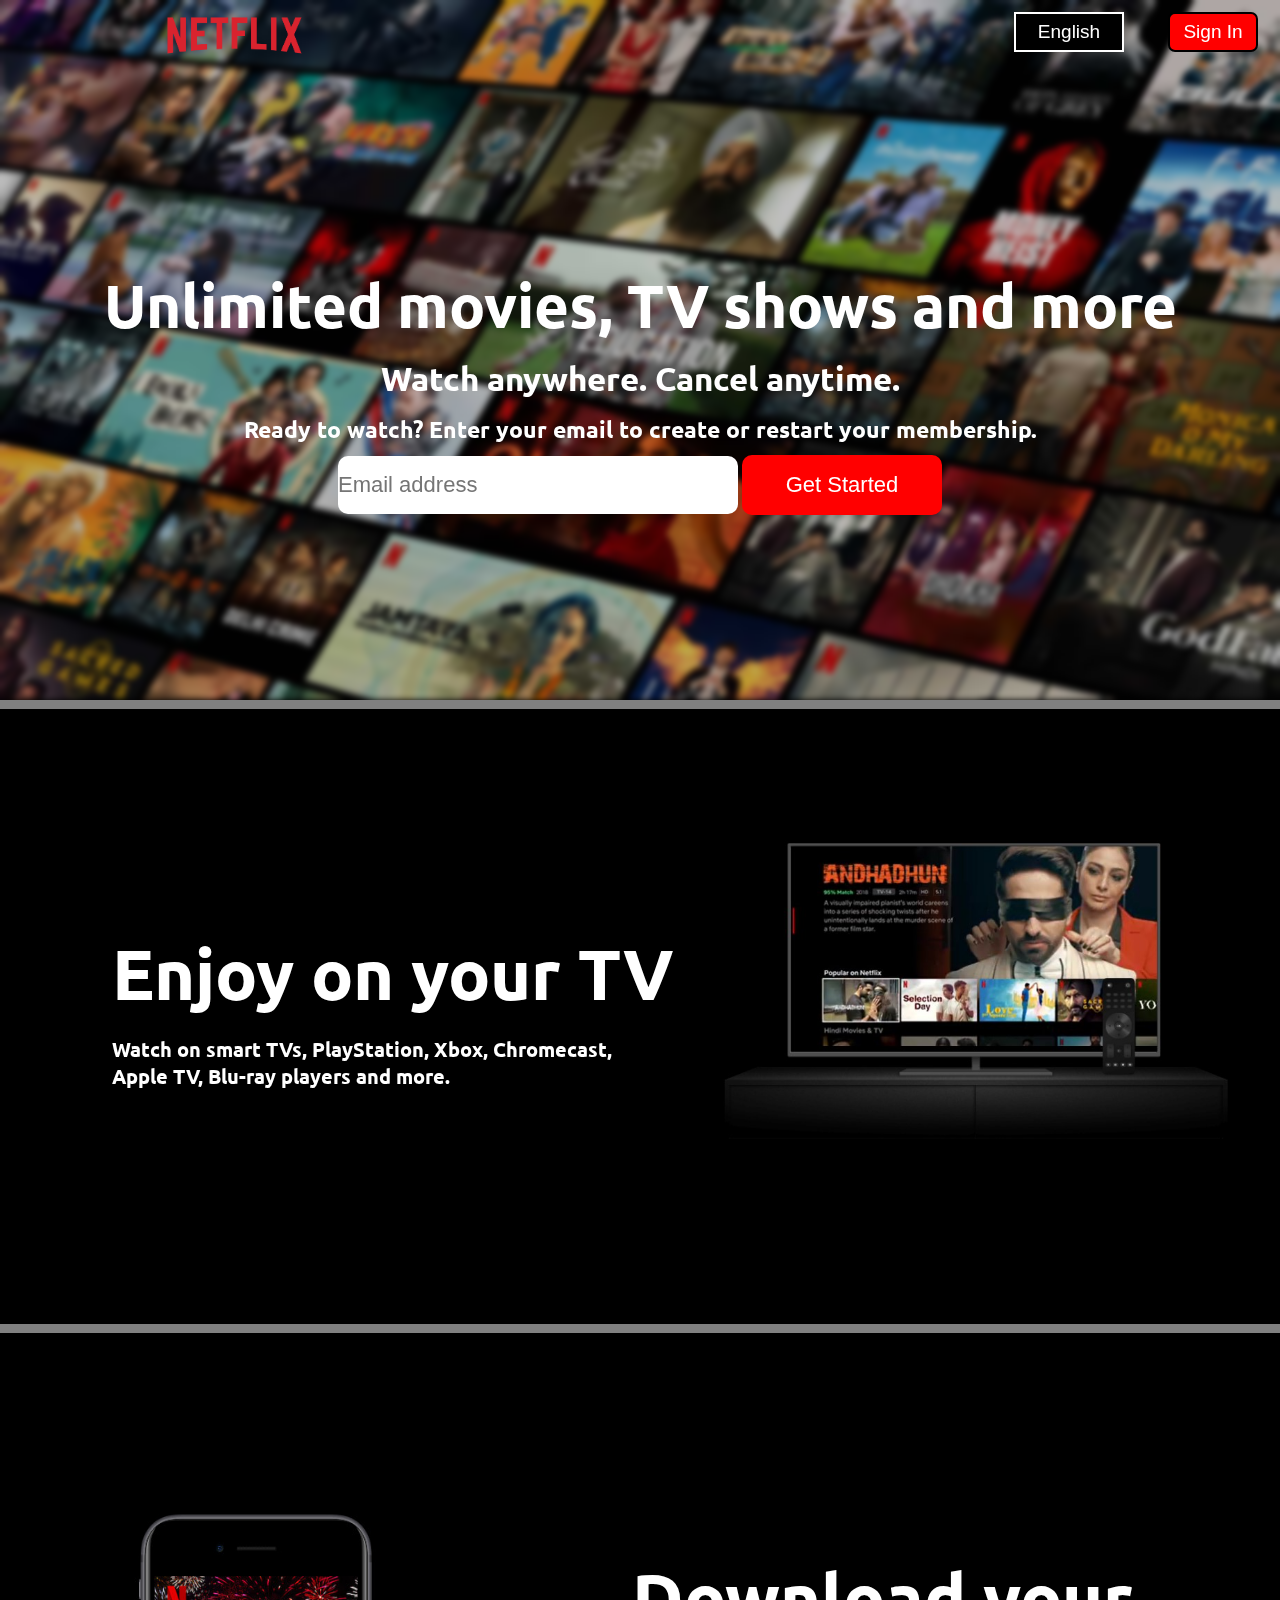
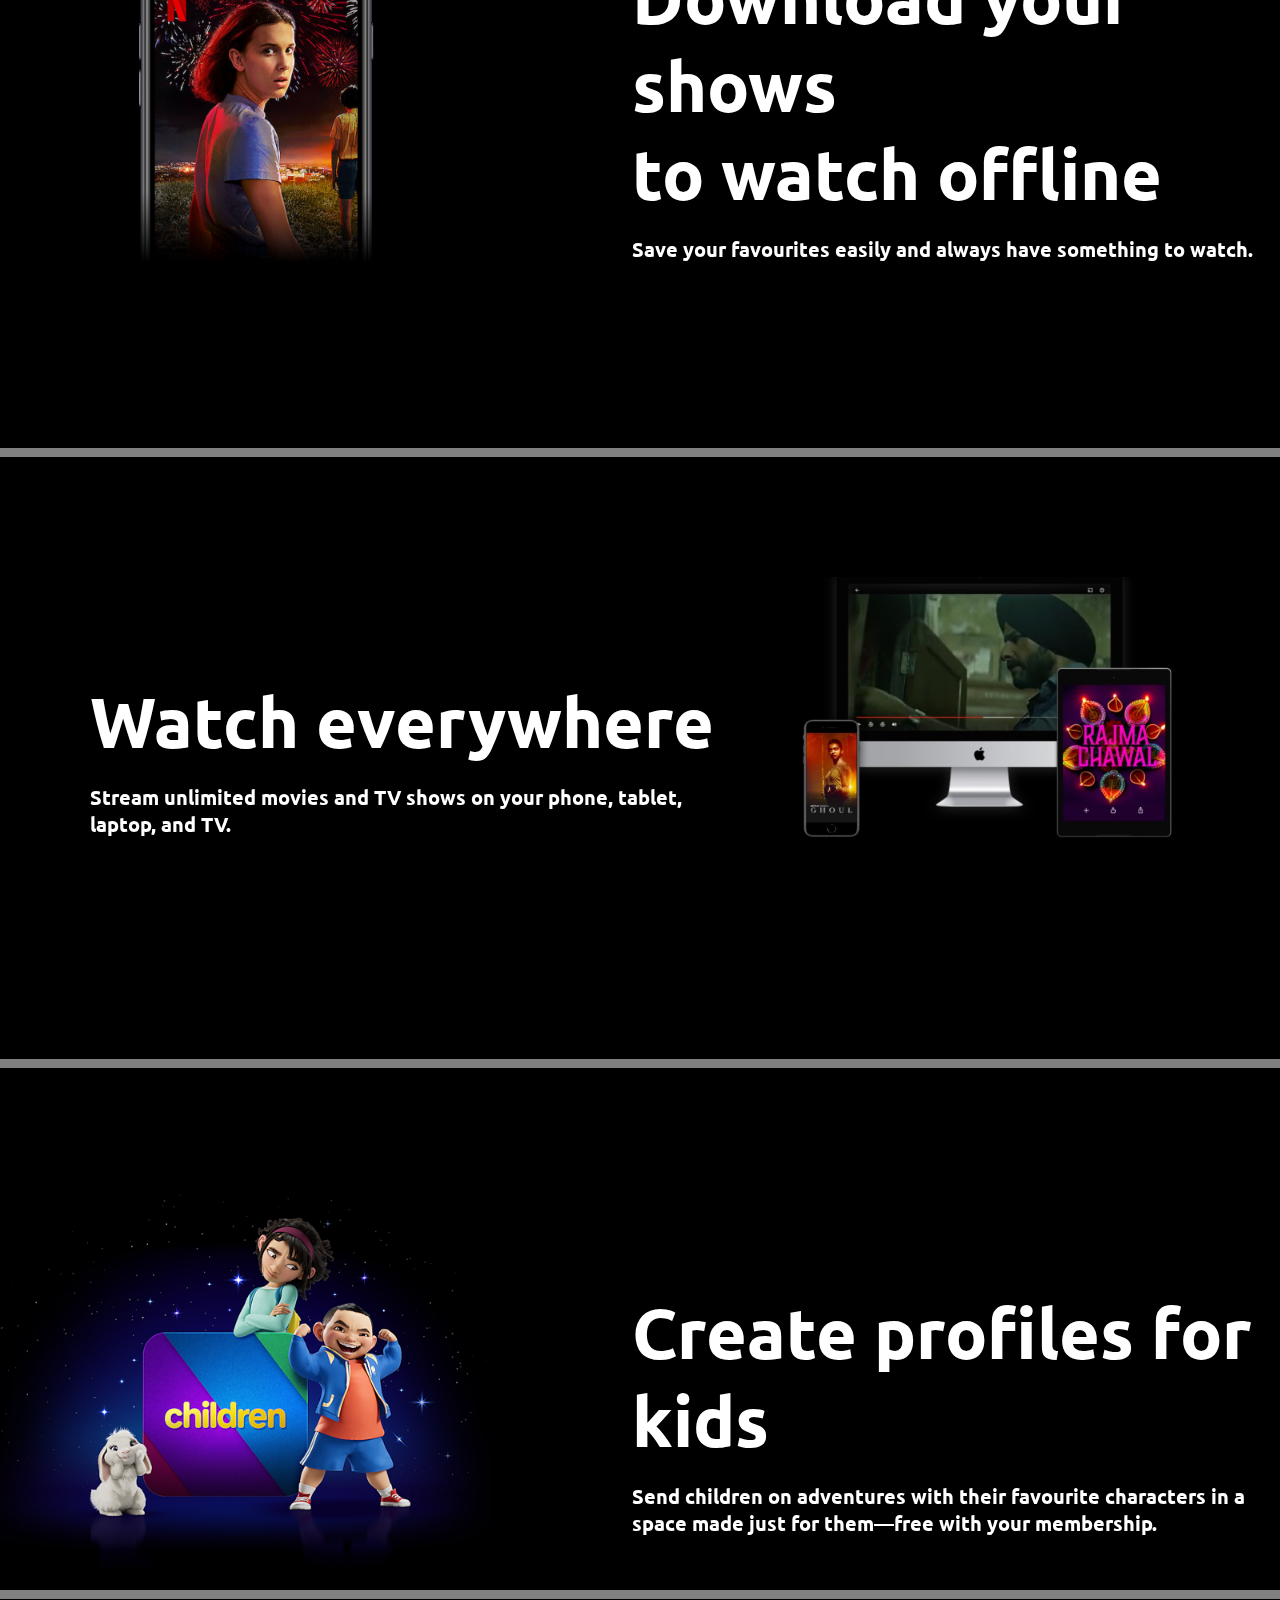
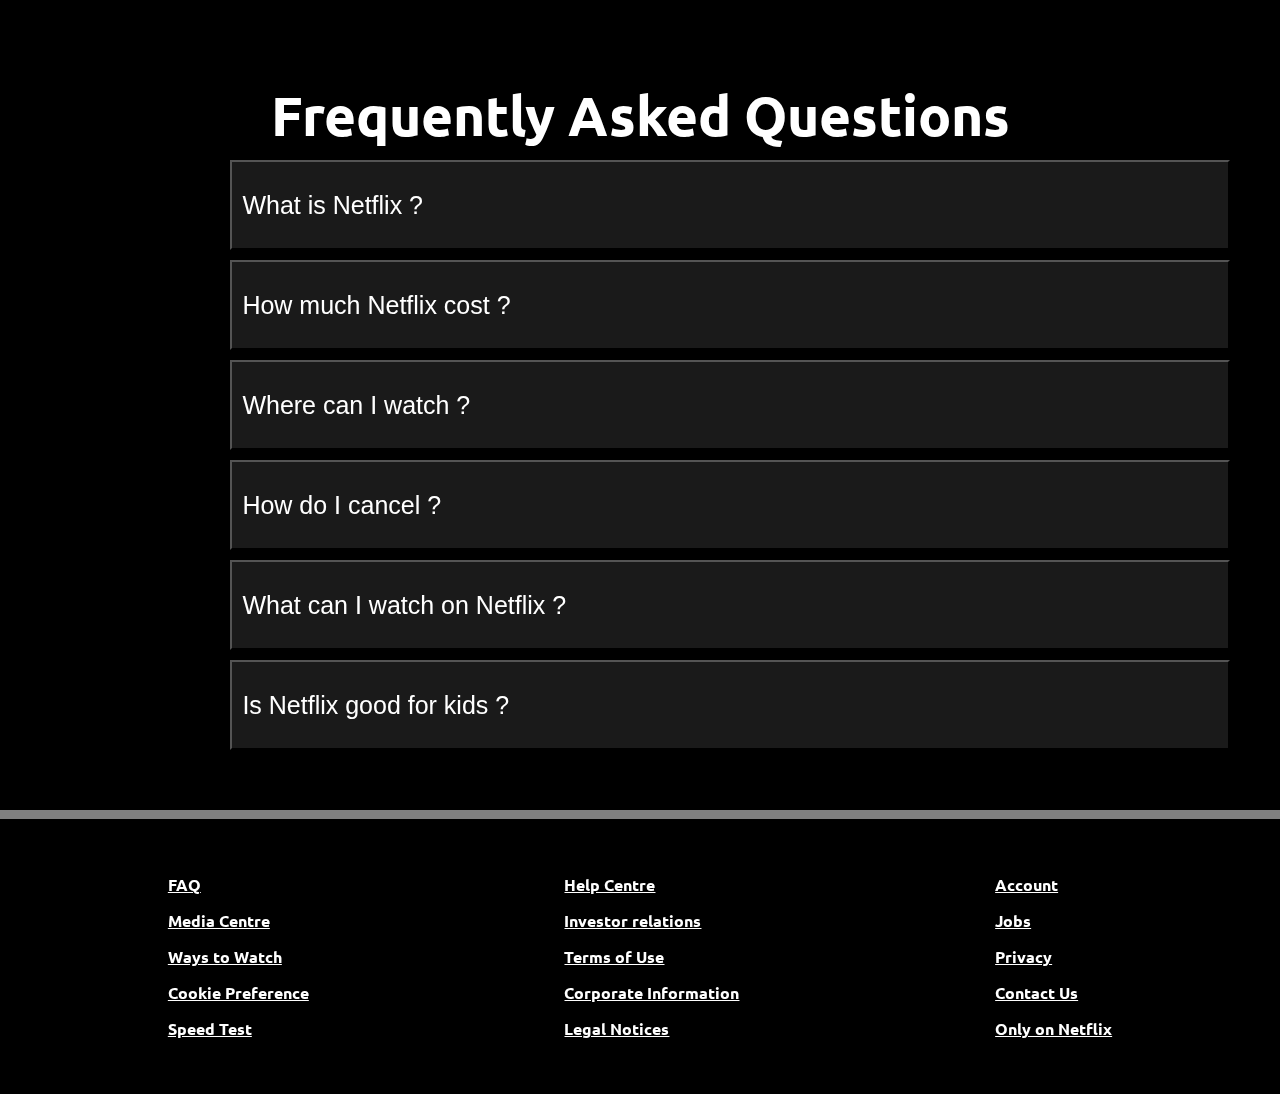
<file: index.html>
<!DOCTYPE html>
<html lang="en">
<head>
  <meta charset="UTF-8">
  <meta http-equiv="X-UA-Compatible" content="IE=edge">
  <meta name="viewport" content="width=device-width, initial-scale=1.0">
  <title>Document</title>
  <link rel="preconnect" href="https://fonts.googleapis.com">
  <link rel="preconnect" href="https://fonts.gstatic.com" crossorigin>
  <link href="https://fonts.googleapis.com/css2?family=Roboto:wght@100&family=Ubuntu&display=swap" rel="stylesheet">
  <link rel="stylesheet" href="Netflix.css">
</head>
<body>
  <nav>
    <div class="img">
      <img src="Netflix.jpg" alt="">
    </div>
    <div class="btn">
      <button class="eng">English</button>
      <button class="sign">Sign In</button>
    </div>
  </nav>
  <div class="main">
    <h1>Unlimited movies, TV shows and more</h1>
    <h3>Watch anywhere. Cancel anytime.</h3>
    <p>Ready to watch? Enter your email to create or restart your membership.</p>
    <div class="input">
      <input type="text" placeholder="Email address">
      <button>Get Started</button>
    </div>
  </div>
  <div class="first">
    <div class="text">
      <h1>Enjoy on your TV</h1>
      <p>Watch on smart TVs, PlayStation, Xbox, Chromecast,<br>Apple TV, Blu-ray players and more.</p>
    </div>
    <img src="nf1.jpg" alt="">
  </div>

  <div class="first">
    <img src="nf2.jpg" alt="">
    <div class="text">
      <h1>Download your shows<br> to watch offline</h1>
      <p>Save your favourites easily and always have something to watch.</p>
    </div>
  </div>

  <div class="first">
    <div class="text">
      <h1>Watch everywhere</h1>
      <p>Stream unlimited movies and TV shows on your phone, tablet, laptop, and TV.</p>
    </div>
    <img src="nf3.jpg" alt="">
  </div>

  <div class="first">
    <img src="nf4.jpg" alt="">
    <div class="text">
      <h1>Create profiles for kids</h1>
      <p>Send children on adventures with their favourite characters in a space made just for them—free with your membership.</p>
    </div>
  </div>
  <div class="buttons">
    <h1>Frequently Asked Questions</h1>
    <button>What is Netflix ?</button>
    <button>How much Netflix cost ?</button>
    <button>Where can I watch ?</button>
    <button>How do I cancel ?</button>
    <button>What can I watch on Netflix ?</button>
    <button>Is Netflix good for kids ?</button>
  </div>
  <div class="footer">

      <div class="list">
        <p>FAQ</p>
        <p>Media Centre</p>
        <p>Ways to Watch</p>
        <p>Cookie Preference</p>
        <p>Speed Test</p>
      </div>

      <div class="list">
        <p>Help Centre</p>
        <p>Investor relations</p>
        <p>Terms of Use</p>
        <p>Corporate Information</p>
        <p>Legal Notices</p>
      </div>

      <div class="list">
        <p>Account</p>
        <p>Jobs</p>
        <p>Privacy</p>
        <p>Contact Us</p>
        <p>Only on Netflix</p>
      </div>

  </div>
</body>
</html>
</file>
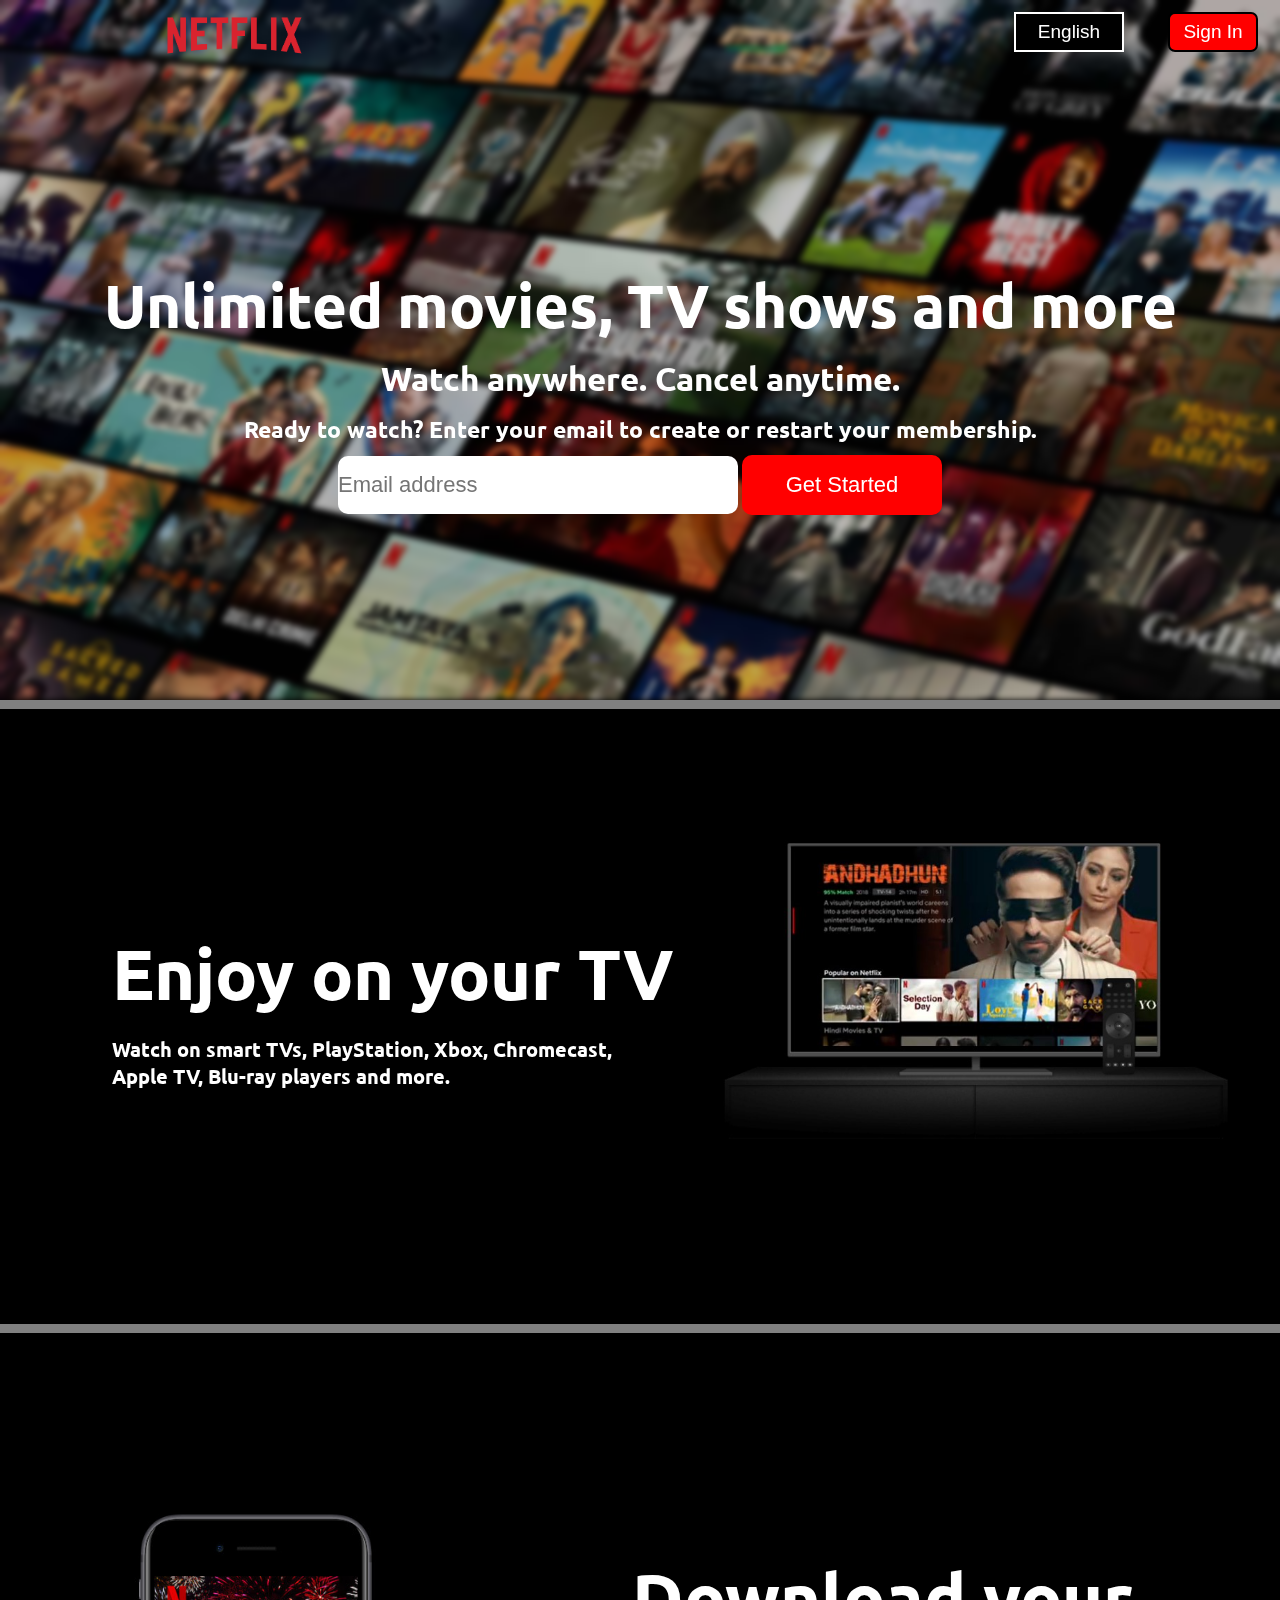
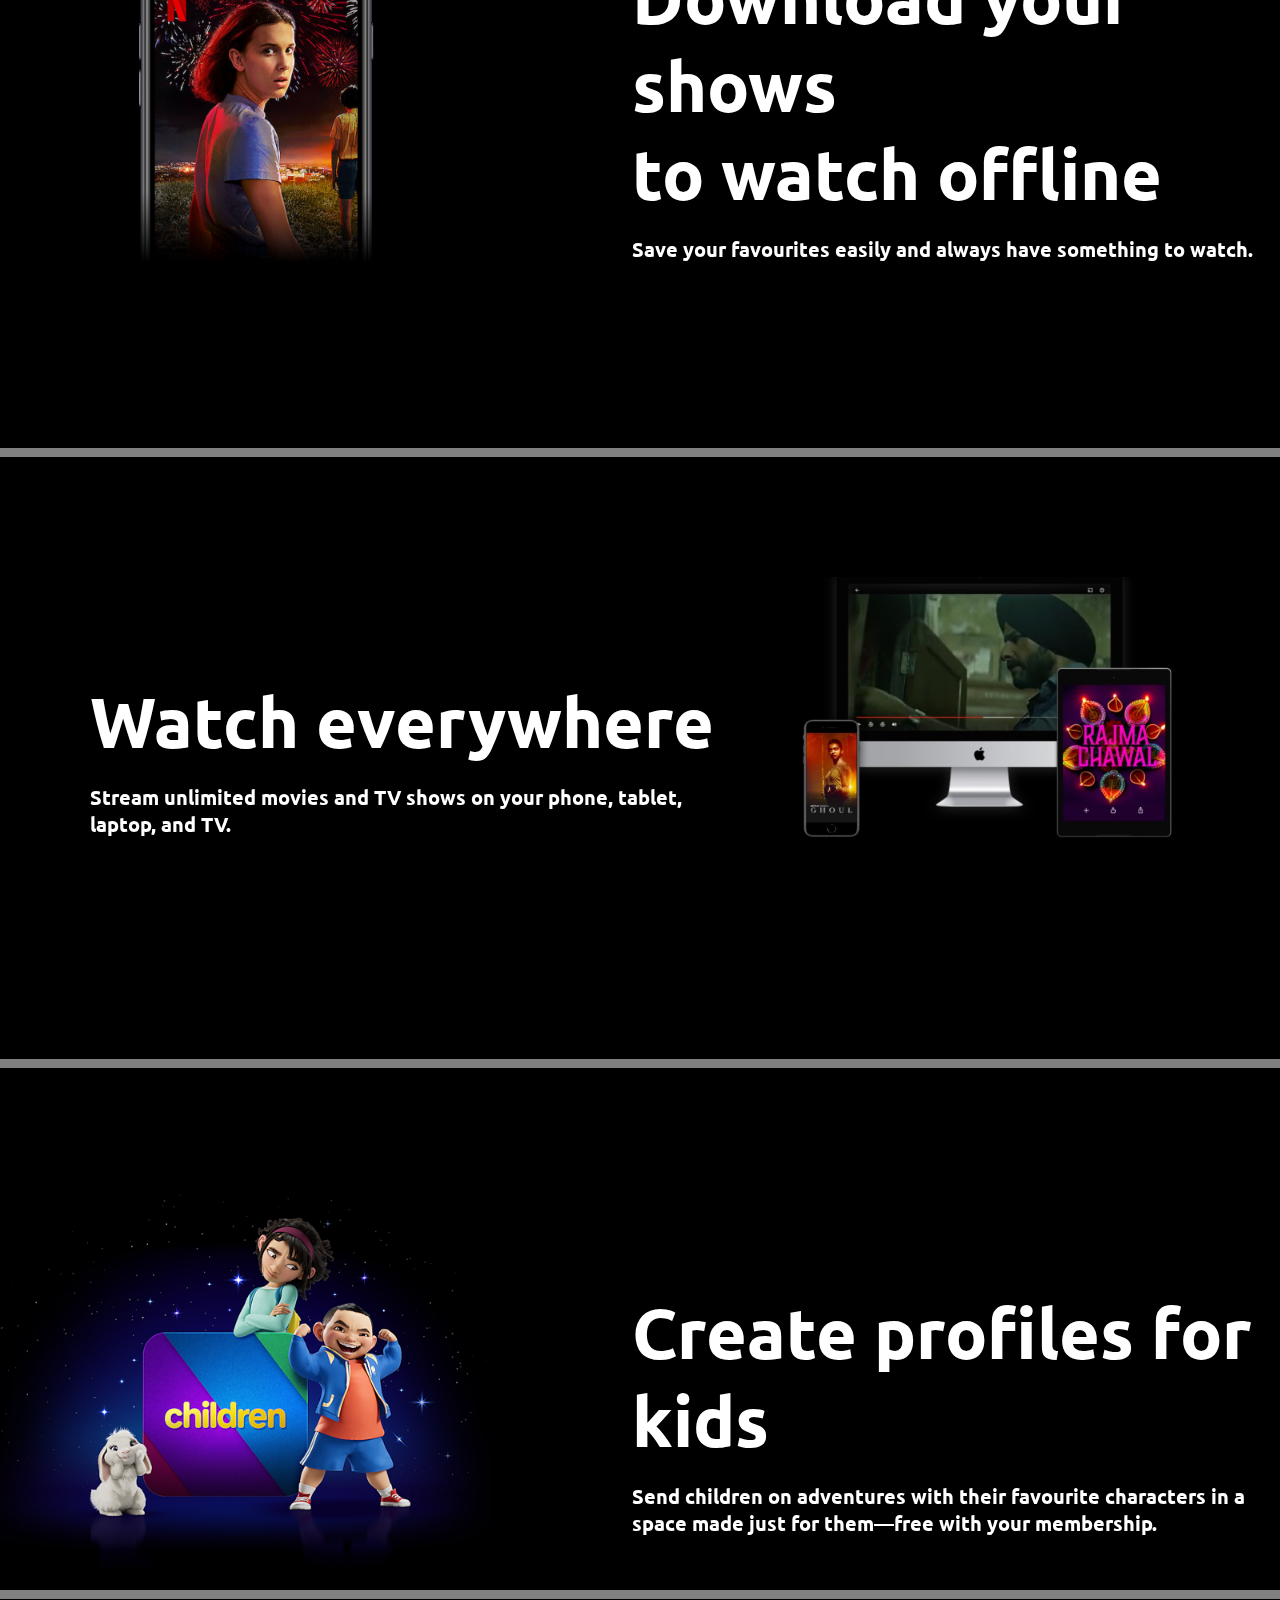
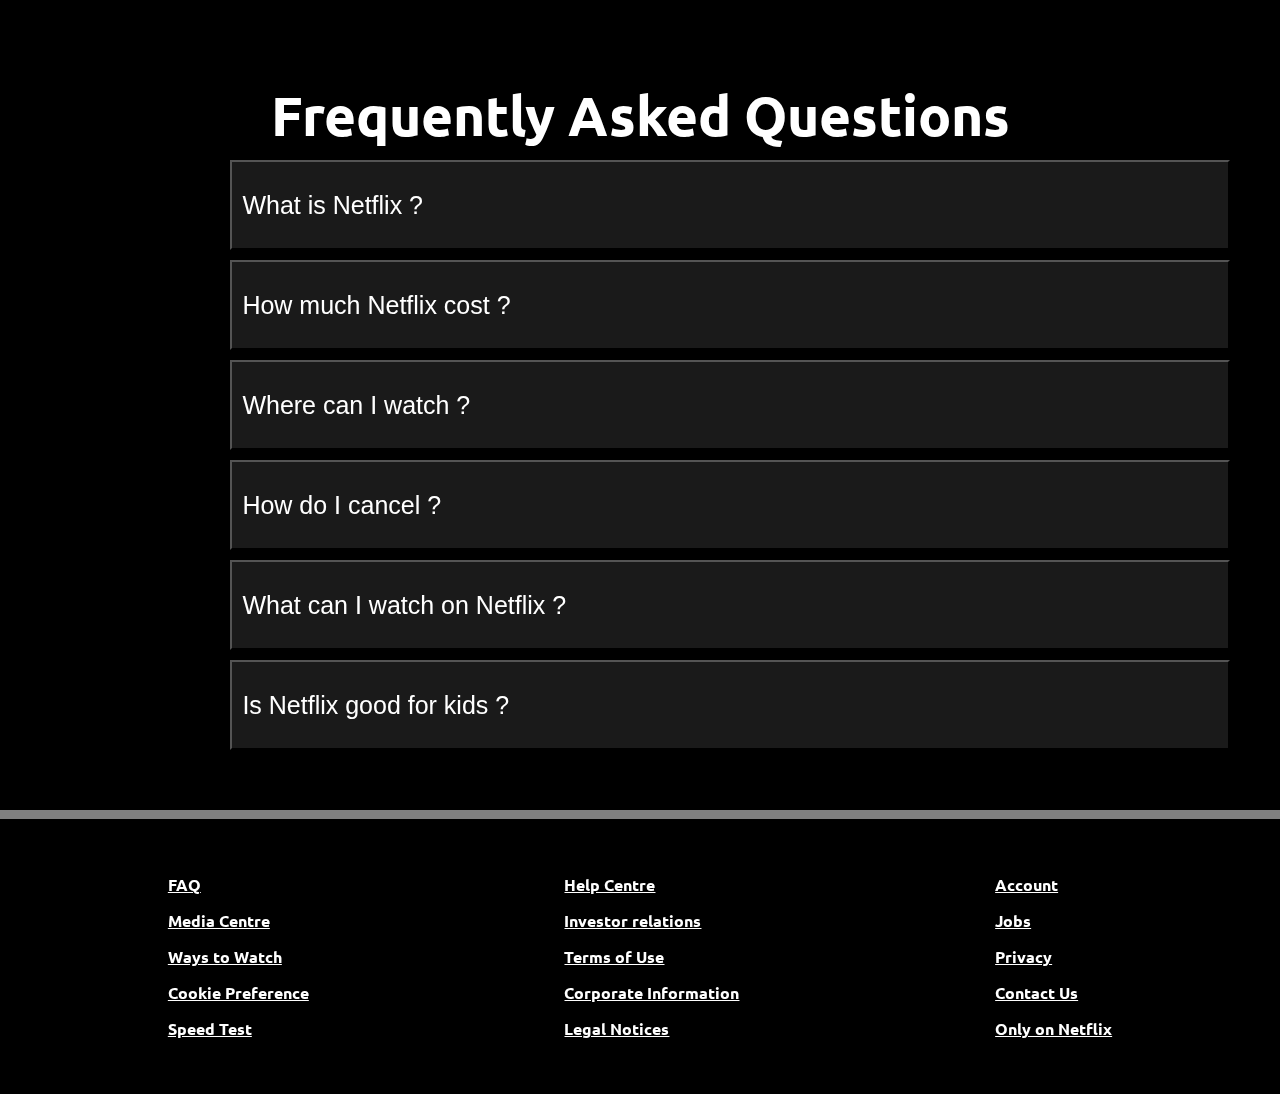
<file: Netflix.html>
<!DOCTYPE html>
<html lang="en">
<head>
  <meta charset="UTF-8">
  <meta http-equiv="X-UA-Compatible" content="IE=edge">
  <meta name="viewport" content="width=device-width, initial-scale=1.0">
  <title>Document</title>
  <link rel="preconnect" href="https://fonts.googleapis.com">
  <link rel="preconnect" href="https://fonts.gstatic.com" crossorigin>
  <link href="https://fonts.googleapis.com/css2?family=Roboto:wght@100&family=Ubuntu&display=swap" rel="stylesheet">
  <link rel="stylesheet" href="Netflix.css">
</head>
<body>
  <nav>
    <div class="img">
      <img src="Netflix.jpg" alt="">
    </div>
    <div class="btn">
      <button class="eng">English</button>
      <button class="sign">Sign In</button>
    </div>
  </nav>
  <div class="main">
    <h1>Unlimited movies, TV shows and more</h1>
    <h3>Watch anywhere. Cancel anytime.</h3>
    <p>Ready to watch? Enter your email to create or restart your membership.</p>
    <div class="input">
      <input type="text" placeholder="Email address">
      <button>Get Started</button>
    </div>
  </div>
  <div class="first">
    <div class="text">
      <h1>Enjoy on your TV</h1>
      <p>Watch on smart TVs, PlayStation, Xbox, Chromecast,<br>Apple TV, Blu-ray players and more.</p>
    </div>
    <img src="nf1.jpg" alt="">
  </div>

  <div class="first">
    <img src="nf2.jpg" alt="">
    <div class="text">
      <h1>Download your shows<br> to watch offline</h1>
      <p>Save your favourites easily and always have something to watch.</p>
    </div>
  </div>

  <div class="first">
    <div class="text">
      <h1>Watch everywhere</h1>
      <p>Stream unlimited movies and TV shows on your phone, tablet, laptop, and TV.</p>
    </div>
    <img src="nf3.jpg" alt="">
  </div>

  <div class="first">
    <img src="nf4.jpg" alt="">
    <div class="text">
      <h1>Create profiles for kids</h1>
      <p>Send children on adventures with their favourite characters in a space made just for them—free with your membership.</p>
    </div>
  </div>
  <div class="buttons">
    <h1>Frequently Asked Questions</h1>
    <button>What is Netflix ?</button>
    <button>How much Netflix cost ?</button>
    <button>Where can I watch ?</button>
    <button>How do I cancel ?</button>
    <button>What can I watch on Netflix ?</button>
    <button>Is Netflix good for kids ?</button>
  </div>
  <div class="footer">

      <div class="list">
        <p>FAQ</p>
        <p>Media Centre</p>
        <p>Ways to Watch</p>
        <p>Cookie Preference</p>
        <p>Speed Test</p>
      </div>

      <div class="list">
        <p>Help Centre</p>
        <p>Investor relations</p>
        <p>Terms of Use</p>
        <p>Corporate Information</p>
        <p>Legal Notices</p>
      </div>

      <div class="list">
        <p>Account</p>
        <p>Jobs</p>
        <p>Privacy</p>
        <p>Contact Us</p>
        <p>Only on Netflix</p>
      </div>

  </div>
</body>
</html>
</file>
<file: Netflix.css>
*{
  margin: 0%;
  padding: 0%;
}
body{
  background: url(nfback.jpg);
  background-size: 1650px 700px;
  background-repeat: no-repeat;
  background-color: black;
  backdrop-filter: blur(3px) ;
  color: white;
  font-family: 'Ubuntu', sans-serif;
  font-weight: bolder;
  
}
nav{
  display: flex;
  justify-content: center;
  justify-content: space-around;
}
nav .img img{
  width: 17%;
  margin-left: 150px;

}
nav .btn{
  display: flex;
  margin-top: 12px;
}
.btn .eng{
  width: 110px;
  height: 40px;
  background-color: black;
  color: white;
  font-size: 19px;
  border: 2px solid white;
  margin-inline: 22px;

}
.btn .sign{
  width: 90px;
  height: 40px;
  background-color: red;
  color: white;
  font-size: 19px;
  border: 2px solid black;
  margin-inline: 22px;
  border-radius: 7px;
}
.btn .sign:hover{
  background-color: rgb(247, 76, 76);
}
.main{
  text-align: center;
}
.main h1{
  font-size: 60px;
  margin-top: 190px;
  margin-bottom: 15px;
}
.main h3{
  font-size: 33px;
  margin-bottom: 15px;
}
.main p{
  font-size: 23px;
  margin-bottom: 10px;
}
.input input{
width: 400px;
height: 58px;
border: none;
font-size: 22px;
border-radius: 10px;
}
.input button{
  width: 200px;
  height: 60px;
  background-color: red;
  color: white;
  font-size: 22px;
  border-radius: 10px;
  border: none;
}
.first{
  display: flex;
  justify-content: center;
  justify-content: space-around;
  margin-top: 185px;
  border-top: 9px solid grey;
}
.first img{
  width: 40%;
  margin-right: 30px;
  margin-top: 120px;
}
.first h1{
  font-size: 70px;
  margin-top: 220px;
  margin-left: 90px;
}
.first p{
  font-size: 20px;
  margin-left: 90px;
  margin-top: 19px;
}
.buttons{
  border-top: 9px solid grey;
  margin-top: 18px;
  margin-bottom: 60px;
}
.buttons h1{
  text-align: center;
  margin-top: 80px;
  font-size: 55px;
}
.buttons button{
  display: block;
  width: 1000px;
  height: 90px;
  background-color: rgba(255, 255, 255, 0.1);;
  color: white;
  font-size: 25px;
  margin: 10px;
  margin-left: 18%;
text-align: left;
padding-left: 10px;
}
.footer{
  display: flex;
  justify-content: center;
  justify-content: space-around;
  text-decoration: underline;
  padding: 40px;
  border-top: 9px solid gray;
}
.list p{
  margin: 15px;
}
</file>
